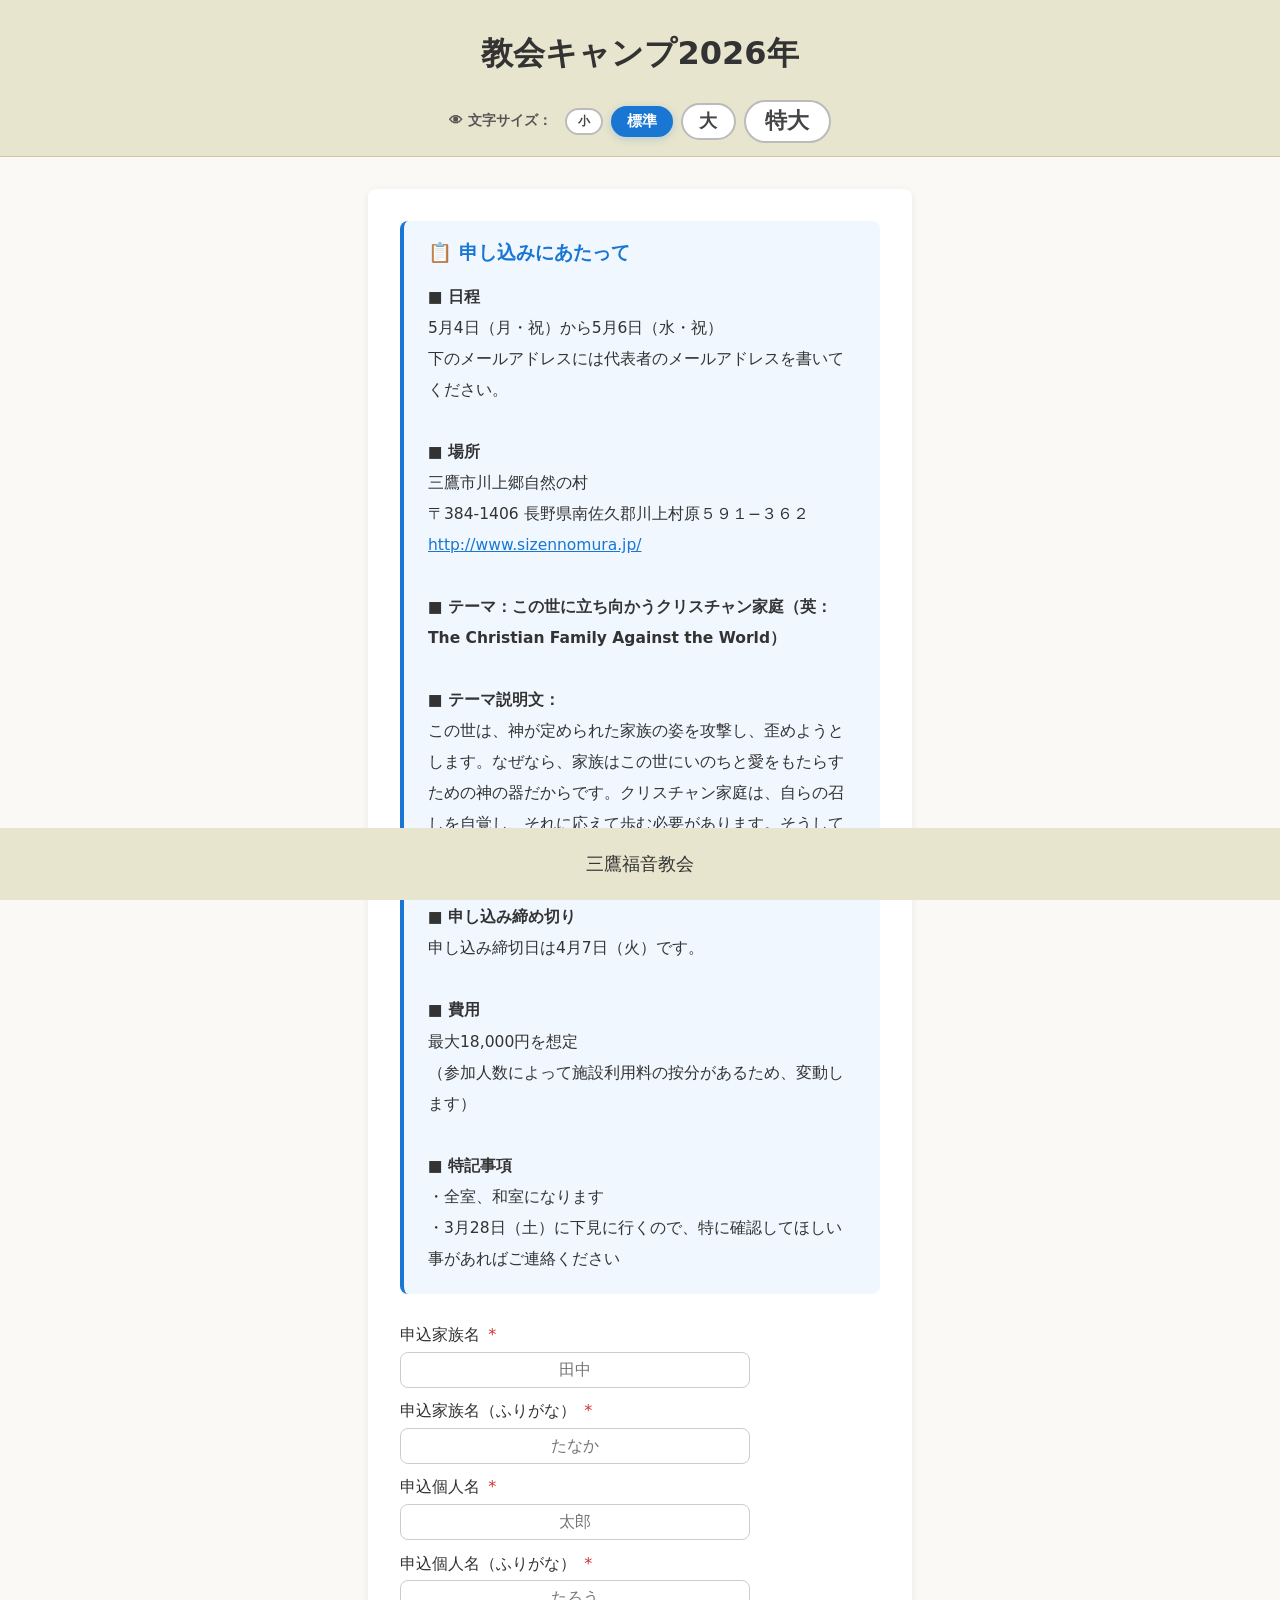
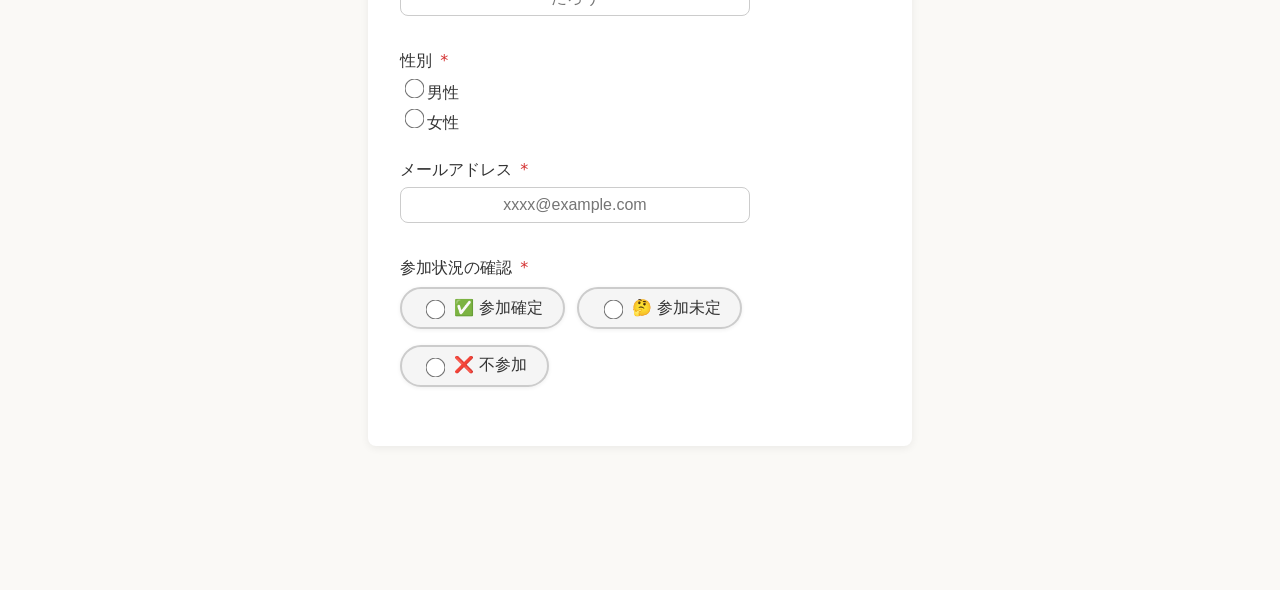
<file: index.html>
<!DOCTYPE html>
<html lang="ja">

<head>
    <meta charset="utf-8">
    <meta name="viewport" content="width=device-width, initial-scale=1">
    <title>教会キャンプ申し込みフォーム</title>
    <style>
    :root {
    --main-bg: #e8e5ce;
    --main-color: #333;
    --accent: #1976d2;
    --border-radius: 8px;
    --base-font-size: 16px;
}

/* フォントサイズ切替 */
html { font-size: var(--base-font-size); }
html.font-small  { --base-font-size: 13px; }
html.font-medium { --base-font-size: 16px; }
html.font-large  { --base-font-size: 20px; }
html.font-xlarge { --base-font-size: 24px; }

body {
    margin: 0;
    font-family: system-ui, sans-serif;
    background: #faf9f6;
    color: var(--main-color);
    font-size: 1rem;
}

header {
    background: var(--main-bg);
    padding: 2rem 0 1rem;
    text-align: center;
    font-size: 2rem;
    font-weight: bold;
    margin-bottom: 0;
}

/* ── フォントサイズ切替バー ── */
.font-size-bar {
    background: var(--main-bg);
    padding: 0.5rem 1rem 0.8rem;
    display: flex;
    justify-content: center;
    align-items: center;
    gap: 0.5rem;
    flex-wrap: wrap;
    border-bottom: 1px solid #ccc8a0;
    margin-bottom: 2rem;
}

.font-size-bar span {
    font-size: 0.85rem;
    font-weight: 600;
    color: #555;
    margin-right: 0.3rem;
}

.font-btn {
    border: 2px solid #bbb;
    background: #fff;
    border-radius: 2em;
    padding: 0.3em 0.9em;
    cursor: pointer;
    font-weight: 700;
    color: #444;
    transition: all 0.15s;
    line-height: 1.2;
}

.font-btn:hover {
    border-color: var(--accent);
    background: #e3f0fd;
    color: var(--accent);
}

.font-btn.active {
    background: var(--accent);
    border-color: var(--accent);
    color: #fff;
    box-shadow: 0 2px 8px #1976d240;
}

.font-btn.size-s  { font-size: 0.78rem; }
.font-btn.size-m  { font-size: 0.95rem; }
.font-btn.size-l  { font-size: 1.15rem; }
.font-btn.size-xl { font-size: 1.35rem; }

main {
    display: flex;
    justify-content: center;
    align-items: flex-start;
    min-height: 80vh;
    margin-bottom: 4rem;
}

.side {
    flex: 1 1 0;
}

.center {
    flex: 0 1 480px;
    background: #fff;
    border-radius: var(--border-radius);
    box-shadow: 0 2px 8px #0001;
    padding: 2rem 2.5vw;
    margin: 0 1vw;
}

form {
    margin-bottom: 1.5rem;
}

label {
    display: block;
    margin-bottom: 0.2em;
    font-weight: 500;
    font-size: 1rem;
}

input[type="text"],
input[type="email"],
input[type="tel"],
input[type="number"],
input[type="date"],
select {
    width: 90%;
    max-width: 350px;
    padding: 0.5em;
    font-size: 1rem;
    border: 1px solid #ccc;
    border-radius: var(--border-radius);
    margin-bottom: 0.7em;
    box-sizing: border-box;
    text-align: center;
}

#age {
    width: 60px;
    min-width: 0;
    max-width: 80px;
}

/* 申込種別ラジオボタンをカード風に */
.entry-radio-group {
    display: flex;
    justify-content: center;
    gap: 1.2em;
    margin-bottom: 1.2em;
    font-size: 0.95em;
    flex-wrap: wrap;
}

.entry-radio {
    display: flex;
    align-items: center;
    background: #f5f5f5;
    border: 2px solid #ccc;
    border-radius: 1.5em;
    padding: 0.4em 1em;
    font-size: 0.98em;
    font-weight: 500;
    cursor: pointer;
    transition: border 0.2s, background 0.2s, color 0.2s;
    box-shadow: 0 1px 4px #0001;
}

.entry-radio span {
    font-size: 0.97em;
}

.entry-radio input[type="radio"] {
    accent-color: var(--accent);
    margin-right: 0.5em;
}

.entry-radio:hover,
.entry-radio input[type="radio"]:focus+span {
    border-color: var(--accent);
    background: #e3f0fd;
}

.entry-radio input[type="radio"]:checked+span {
    color: var(--accent);
    font-weight: bold;
    border-color: var(--accent);
}

.required {
    color: #d32f2f;
    margin-left: 0.2em;
}

.large-object {
    transform: scale(1.3);
    margin: 0 0.3em;
}

.partialFields, #partialFields, #partialFields2, #partialFields3 {
    display: none;
    margin-top: 1em;
    padding: 1em;
    border: 1px solid #ccc;
    border-radius: var(--border-radius);
    background: #f7f6f2;
}

table {
    border-collapse: collapse;
    margin: 1em auto 0 auto;
    width: 100%;
    max-width: 400px;
    background: #fff;
    border-radius: var(--border-radius);
    overflow: hidden;
}

th,
td {
    padding: 0.5em 0.7em;
    text-align: center;
    border-bottom: 1px solid #eee;
    font-size: 1rem;
}

th {
    background: var(--main-bg);
    font-weight: 600;
}

tr:last-child td {
    border-bottom: none;
}

.footer {
    background: var(--main-bg);
    padding: 1.5rem 0;
    text-align: center;
    font-size: 1.1rem;
    position: fixed;
    width: 100vw;
    left: 0;
    bottom: 0;
    z-index: 10;
}

.modern-btn {
    display: inline-flex;
    align-items: center;
    gap: 0.5em;
    background: linear-gradient(90deg, #1976d2 60%, #42a5f5 100%);
    color: #fff;
    border: none;
    border-radius: 2em;
    padding: 0.7em 1.7em;
    font-size: 1.08em;
    font-weight: 600;
    box-shadow: 0 2px 8px #1976d230;
    cursor: pointer;
    transition: background 0.2s, box-shadow 0.2s, transform 0.1s;
    outline: none;
}

.modern-btn:hover,
.modern-btn:focus {
    background: linear-gradient(90deg, #1565c0 60%, #1976d2 100%);
    box-shadow: 0 4px 16px #1976d250;
    transform: translateY(-2px) scale(1.04);
}

.modern-btn svg {
    width: 1.2em;
    height: 1.2em;
    vertical-align: middle;
    fill: currentColor;
}

/* ── 参加状況ラジオ ── */
.attendance-radio-group {
    display: flex;
    flex-wrap: wrap;
    gap: 0.8em;
    margin-top: 0.5em;
    margin-bottom: 0.5em;
}

.attendance-radio {
    display: flex;
    align-items: center;
    border: 2px solid #ccc;
    border-radius: 1.5em;
    padding: 0.5em 1.2em;
    font-size: 1rem;
    font-weight: 500;
    cursor: pointer;
    transition: all 0.15s;
    background: #f5f5f5;
    box-shadow: 0 1px 4px #0001;
    gap: 0.4em;
}

.attendance-radio input[type="radio"] {
    accent-color: var(--accent);
}

.attendance-confirmed:has(input:checked) {
    background: #e8f5e9;
    border-color: #388e3c;
    color: #256029;
}
.attendance-undecided:has(input:checked) {
    background: #fff8e1;
    border-color: #f9a825;
    color: #7a5c00;
}
.attendance-absent:has(input:checked) {
    background: #ffebee;
    border-color: #d32f2f;
    color: #b71c1c;
}

.attendance-radio:hover {
    border-color: var(--accent);
    background: #e3f0fd;
}

/* 参加確定以外のメッセージボックス */
#attendanceMessage.msg-undecided {
    background: #fff8e1;
    border: 1.5px solid #f9a825;
    color: #7a5c00;
}
#attendanceMessage.msg-absent {
    background: #ffebee;
    border: 1.5px solid #d32f2f;
    color: #b71c1c;
}

/* 幼児オプション */
#childOptions {
    margin-top: 12px;
    padding: 12px;
    border: 1px solid #ccc;
    border-radius: 6px;
    background: #f0f7ff;
}
#childOptions p {
    font-size: 1rem;
}
#childOptions label {
    font-size: 1rem;
}

@media (max-width: 700px) {
    main {
        flex-direction: column;
        align-items: stretch;
    }

    .side {
        display: none;
    }

    .center {
        margin: 0;
        border-radius: 0;
        box-shadow: none;
    }

    .footer {
        font-size: 1rem;
    }

    .font-size-bar {
        gap: 0.4rem;
    }
}

body {
    padding-bottom: 5rem;
}

#dynamicMealTable,
#allJoinMealTable {
    overflow-x: auto;
    -webkit-overflow-scrolling: touch;
}
#dynamicMealTable table,
#allJoinMealTable table {
    min-width: 420px;
}

.partialFields > div {
    overflow-x: auto;
    -webkit-overflow-scrolling: touch;
}
.partialFields table {
    min-width: 320px;
}

.center input[type="radio"] {
    width: 1.4em;
    height: 1.4em;
    transform: scale(1.05);
}

@media (max-width: 700px) {
    input[type="text"],
    input[type="email"],
    input[type="number"],
    input[type="date"],
    select {
        width: 100%;
        max-width: 100%;
    }

    .modern-btn {
        width: 100%;
        justify-content: center;
    }

    table {
        font-size: 0.95em;
    }

    th, td {
        padding: 0.45em 0.6em;
    }
}

table th, table td {
    white-space: nowrap;
}

.center label[for] {
    padding: 0.15em 0;
}
    </style>
</head>

<body>
    <header>教会キャンプ2026年</header>

    <!-- ── フォントサイズ切替バー ── -->
    <div class="font-size-bar" role="group" aria-label="文字サイズ切替">
        <span>👁 文字サイズ：</span>
        <button class="font-btn size-s" onclick="setFontSize('small')"  id="fs-small">小</button>
        <button class="font-btn size-m active" onclick="setFontSize('medium')" id="fs-medium">標準</button>
        <button class="font-btn size-l" onclick="setFontSize('large')"  id="fs-large">大</button>
        <button class="font-btn size-xl" onclick="setFontSize('xlarge')" id="fs-xlarge">特大</button>
    </div>

    <main>
        <div class="side">
        </div>
        <section class="center">
            <!-- ── 申し込み説明 ── -->
            <div style="background:#f0f7ff; border-left:4px solid #1976d2; border-radius:8px; padding:1.2rem 1.5rem; margin-bottom:1.8rem;">
                <h2 style="color:#1976d2; margin-top:0; font-size:1.2rem;">📋 申し込みにあたって</h2>
                <p style="margin:0; line-height:2; font-size:0.97rem;">
                    <strong>■ 日程</strong><br>
                    5月4日（月・祝）から5月6日（水・祝）<br>
                    下のメールアドレスには代表者のメールアドレスを書いてください。<br><br>
                    <strong>■ 場所</strong><br>
                    三鷹市川上郷自然の村<br>
                    〒384-1406 長野県南佐久郡川上村原５９１−３６２<br>
                    <a href="http://www.sizennomura.jp/" target="_blank" style="color:#1976d2;">http://www.sizennomura.jp/</a><br><br>
                    <strong>■ テーマ：この世に立ち向かうクリスチャン家庭（英：The Christian Family Against the World）</strong><br><br>

                    <strong>■ テーマ説明文：</strong><br>
                    この世は、神が定められた家族の姿を攻撃し、歪めようとします。なぜなら、家族はこの世にいのちと愛をもたらすための神の器だからです。クリスチャン家庭は、自らの召しを自覚し、それに応えて歩む必要があります。そうしてこそ、この世に飲み込まれることなく、主のためにそれに打ち勝つことができるのです。<br>
                    <strong>■ 申し込み締め切り</strong><br>
                    申し込み締切日は4月7日（火）です。<br><br>
                    <strong>■ 費用</strong><br>
                    最大18,000円を想定<br>
                    （参加人数によって施設利用料の按分があるため、変動します）<br><br>
                    <strong>■ 特記事項</strong><br>
                    ・全室、和室になります<br>
                    ・3月28日（土）に下見に行くので、特に確認してほしい事があればご連絡ください
                </p>
            </div>

            <form autocomplete="on">
                <label for="family-name">申込家族名
                    <span class="required">*</span>
                </label>
                <input type="text" id="family-name" name="family-name" maxlength="50" placeholder="田中" required>
                <label for="family-kana">申込家族名（ふりがな）
                    <span class="required">*</span>
                </label>
                <input type="text" id="family-kana" name="family-kana" maxlength="50" placeholder="たなか" required>
                <label for="first-name">申込個人名
                    <span class="required">*</span>
                </label>
                <input type="text" id="first-name" name="first-name" maxlength="50" placeholder="太郎" required>
                <label for="first-kana">申込個人名（ふりがな）
                    <span class="required">*</span>
                </label>
                <input type="text" id="first-kana" name="first-kana" maxlength="50" placeholder="たろう" required>
            </form>
            <form>
                <label>性別
                    <span class="required">*</span>
                </label>
                <label>
                    <input type="radio" name="gender" value="male" required>男性</label>
                <label>
                    <input type="radio" name="gender" value="female">女性</label>
            </form>
            <form autocomplete="on">
                <label for="email-address">メールアドレス
                    <span class="required">*</span>
                </label>
                <input type="email" id="email-address" name="email-address" placeholder="xxxx@example.com" required>
            </form>

            <!-- ── 参加状況確認 ── -->
            <form id="attendanceForm">
                <label>参加状況の確認
                    <span class="required">*</span>
                </label>
                <div class="attendance-radio-group">
                    <label class="attendance-radio attendance-confirmed">
                        <input type="radio" name="attendance" value="confirmed" onchange="updateAttendance()">
                        <span>✅ 参加確定</span>
                    </label>
                    <label class="attendance-radio attendance-undecided">
                        <input type="radio" name="attendance" value="undecided" onchange="updateAttendance()">
                        <span>🤔 参加未定</span>
                    </label>
                    <label class="attendance-radio attendance-absent">
                        <input type="radio" name="attendance" value="absent" onchange="updateAttendance()">
                        <span>❌ 不参加</span>
                    </label>
                </div>
            </form>

            <!-- 参加確定でない場合の送信ボタン -->
            <div id="earlySubmitSection" style="display:none;">
                <div id="attendanceMessage" style="padding:1em; border-radius:8px; margin-bottom:1em; text-align:center; font-weight:bold;"></div>
                <button type="button" onclick="nextpage()" class="modern-btn" style="width:100%;font-size:1.15em;">
                    <svg viewbox="0 0 20 20"><path d="M2 10l16-7-7 16-2-7-7-2z" fill="white"></path></svg>
                    フォームを送信する
                </button>
            </div>

            <!-- 参加確定の場合のみ表示される残りの質問 -->
            <div id="confirmedOnlySection" style="display:none;">
            <form>
                <label for="age">年齢
                    <span class="required">*</span>
                </label>
                <input type="number" name="age" id="age" min="0" max="120" placeholder="26" required>
                <div style="font-size:0.9rem; color:#666; margin-top:0.2em; margin-bottom:0.5em;">※キャンプ開始時（2026年5月4日）の年齢を入力してください</div>
            </form>
            <form>
                <label>年齢区分
                    <span class="required">*</span>
                </label>
                <label>
                    <input type="radio" name="ageGroup" value="child" required onclick="toggleChildOptions(true)">幼児
                </label>
                <label>
                    <input type="radio" name="ageGroup" value="youth" onclick="toggleChildOptions(false)">小学生
                </label>
                <label>
                    <input type="radio" name="ageGroup" value="adult" checked onclick="toggleChildOptions(false)">大人
                </label>

                <!-- 幼児用追加質問 -->
                <div id="childOptions" style="display:none;">
                    <p style="font-weight: bold; margin-bottom: 8px;">🍼 幼児向けオプション</p>
                    <label style="display: block; margin-bottom: 6px;">
                        <input type="checkbox" name="childBedding" value="yes">
                        幼児用の寝具を申し込む
                    </label>
                    <label style="display: block;">
                        <input type="checkbox" name="childMeal" value="yes">
                        幼児用の食事を申し込む
                    </label>
                </div>
            </form>
            <form autocomplete="on">
                <label for="phone-number">電話番号
                    <span class="required">*</span>
                </label>
                <input type="tel" id="phone-number" name="phone-number" placeholder="09012345678" pattern="\d{10,11}" required>
            </form>
            <form autocomplete="on">
                <label for="zipcode">郵便番号
                    <span class="required">*</span>
                </label>
                <input type="text" id="zipcode" name="zipcode" placeholder="1800013" pattern="\d{7}" required>
                <label for="address">住所
                    <span class="required">*</span>
                </label>
                <input type="text" id="address" name="address" placeholder="東京都武蔵野市西久保" required>
                <label for="addressNum">番地
                    <span class="required">*</span>
                </label>
                <input type="text" id="addressNum" name="addressNum" placeholder="1-12-2" required>
                <label for="GOBACK">参加状況を教えてください
                    <span class="required">*</span>
                </label>
                <select name="GOBACK" id="GOBACK" required>
                    <option value="All" selected>全参加</option>
                    <option value="MiddleCameBack">部分参加</option>
                </select>
            </form>
            <form>
                <div id="partialFields">
                    <label for="startDate">参加日
                        <span class="required">*</span>
                    </label>
                    <select id="startDate" name="startDate" required>
                        <option value="2026-05-04" selected>5月4日（月・祝）</option>
                        <option value="2026-05-05">5月5日（火・祝）</option>
                        <option value="2026-05-06">5月6日（水・祝）</option>
                    </select>
                    <label id="first-meal-label" for="first-meal">到着時間を教えてください
                        <span class="required">*</span>
                    </label>
                    <select name="first-meal" id="first-meal" required>
                    </select>
                    <label for="endDate">帰宅日
                        <span class="required">*</span>
                    </label>
                    <select id="endDate" name="endDate" required>
                        <option value="2026-05-04">5月4日（月・祝）</option>
                        <option value="2026-05-05">5月5日（火・祝）</option>
                        <option value="2026-05-06" selected>5月6日（水・祝）</option>
                    </select>
                    <label id="last-meal-label" for="last-meal">帰宅時間を教えてください
                        <span class="required">*</span>
                    </label>
                    <select name="last-meal" id="last-meal" required>
                    </select>
                    <div id="whichFoodStay">
                        <p>どの食事を申し込みますか？
                            <span class="required">*</span>
                        </p>
                        <div id="dynamicMealTable">
                        </div>
                    </div>
                </div>
                <div id="partialFields2">
                    <p style="text-align:center; font-weight:bold; color:var(--accent);">キャンプ期間：2026年5月4日 昼食前 〜 2026年5月6日 昼食後</p>
                    <form id="allJoinFoodStay">
                        <div id="allJoinMealTable">
                        </div>
                    </form>
                </div>
                <div id="entryTypeGroup" class="entry-radio-group">
                    <label class="entry-radio">
                        <input type="radio" name="entryType" id="radio-new" value="new" checked>
                        <span>新規申し込み</span>
                    </label>
                    <label class="entry-radio">
                        <input type="radio" name="entryType" id="radio-edit" value="edit">
                        <span>申し込み変更</span>
                    </label>
                    <label class="entry-radio">
                        <input type="radio" name="entryType" id="radio-cancel" value="cancel">
                        <span>全キャンセル</span>
                    </label>
                </div>
                <div id="partialFields3" style="display:none; margin:1em 0;">
                    <p>同上の参加日数の申込者を増やしますか？</p>
                    <button type="button" onclick="addpeople()" value="AddPeople" class="modern-btn" style="margin-bottom:0.5em;">
                        <svg viewbox="0 0 20 20">
                            <circle cx="10" cy="10" r="9" stroke="white" stroke-width="2" fill="none"></circle>
                            <line x1="10" y1="5" x2="10" y2="15" stroke="white" stroke-width="2"></line>
                            <line x1="5" y1="10" x2="15" y2="10" stroke="white" stroke-width="2"></line>
                        </svg>申込者を増やす</button>
                    <button type="button" onclick="rempeople()" value="RemPeople" class="modern-btn" style="background:linear-gradient(90deg,#d32f2f 60%,#ff5252 100%);margin-left:0.7em;margin-bottom:0.5em;">
                        <svg viewbox="0 0 20 20">
                            <circle cx="10" cy="10" r="9" stroke="white" stroke-width="2" fill="none"></circle>
                            <line x1="5" y1="10" x2="15" y2="10" stroke="white" stroke-width="2"></line>
                        </svg>申込者を減らす</button>
                </div>
                <!-- extra applicants will be generated here by JS -->
                <div id="extraApplicants">
                </div>
                <label for="Allergy">アレルギー（可能な限り対応させていただきます）</label>
                <input type="text" id="Allergy" name="Allergy" maxlength="200" placeholder="例：卵、乳、小麦アレルギー">
                <label for="Others">その他</label>
                <p>その他宿泊の希望内容があればご記入ください（※ご希望に添いかねる場合もありますので、あらかじめご了承ください）</p>
                <input type="text" id="Others" name="Others" maxlength="200" placeholder="その他連絡事項など">
                <br>
            </form>
            <button type="button" onclick="nextpage()" value="nextpage" class="modern-btn" style="width:100%;margin-top:1.5em;font-size:1.15em;">
                <svg viewbox="0 0 20 20">
                    <path d="M2 10l16-7-7 16-2-7-7-2z" fill="white"></path>
                </svg>次へ進む</button>
            </div><!-- /confirmedOnlySection -->
        </section>
        <div class="side">
        </div>
    </main>
    <footer class="footer">三鷹福音教会</footer>
    <script>
    'use strict';

// ── フォントサイズ切替 ──
const fontSizes = ['small', 'medium', 'large', 'xlarge'];
function setFontSize(size) {
    const html = document.documentElement;
    fontSizes.forEach(s => html.classList.remove('font-' + s));
    html.classList.add('font-' + size);
    fontSizes.forEach(s => {
        const btn = document.getElementById('fs-' + s);
        if (btn) btn.classList.toggle('active', s === size);
    });
    try { localStorage.setItem('campFormFontSize', size); } catch(e) {}
}
// ページ読み込み時に保存済みサイズを復元
(function() {
    try {
        const saved = localStorage.getItem('campFormFontSize');
        if (saved && fontSizes.includes(saved)) setFontSize(saved);
    } catch(e) {}
})();

// ── 参加状況切替 ──
function updateAttendance() {
    const val = document.querySelector('input[name="attendance"]:checked')?.value;
    const confirmedSection = document.getElementById('confirmedOnlySection');
    const earlySubmit = document.getElementById('earlySubmitSection');
    const msgBox = document.getElementById('attendanceMessage');

    if (val === 'confirmed') {
        confirmedSection.style.display = 'block';
        earlySubmit.style.display = 'none';
    } else if (val === 'undecided') {
        confirmedSection.style.display = 'none';
        earlySubmit.style.display = 'block';
        msgBox.className = 'msg-undecided';
        msgBox.textContent = '🤔 参加未定として送信します。確定しましたら再度ご連絡ください。';
    } else if (val === 'absent') {
        confirmedSection.style.display = 'none';
        earlySubmit.style.display = 'block';
        msgBox.className = 'msg-absent';
        msgBox.textContent = '❌ 不参加として送信します。またの機会にぜひご参加ください。';
    } else {
        confirmedSection.style.display = 'none';
        earlySubmit.style.display = 'none';
    }
}

// 郵便番号→住所自動入力
const fetchAddress = zipCode => {
    if (zipCode.length === 7) {
        fetch(`https://api.zipaddress.net/?zipcode=${zipCode}`, { mode: 'cors' })
            .then(res => res.json())
            .then(data => {
                document.getElementById('address').value = data.code === 200 ? data.data.fullAddress : '住所が見つかりません';
            });
    }
};
document.getElementById('zipcode').addEventListener('input', e => fetchAddress(e.target.value));

function toggleChildOptions(show) {
    document.getElementById('childOptions').style.display = show ? 'block' : 'none';
    if (!show) {
        document.querySelector('[name="childBedding"]').checked = false;
        document.querySelector('[name="childMeal"]').checked = false;
    }
}

// render applicant blocks dynamically (5..15) — GASは first-name5〜 を参照
function renderExtraApplicants(start = 5, end = 15) {
    const container = document.getElementById('extraApplicants');
    if (!container) return;
    let html = '';
    for (let i = start; i <= end; i++) {
        html += `
            <div id="partialFields${i}" class="partialFields" style="display:none; margin:1em 0;">
                <label for="first-name${i}">申込個人名<span class="required">*</span></label>
                <input type="text" id="first-name${i}" name="first-name${i}" maxlength="50" placeholder="太郎" required>
                <label for="first-kana${i}">申込個人名（ふりがな）<span class="required">*</span></label>
                <input type="text" id="first-kana${i}" name="first-kana${i}" maxlength="50" placeholder="たろう" required>
                <label>性別<span class="required">*</span></label>
                <label><input type="radio" name="gender${i}" value="male" required> 男性</label>
                <label><input type="radio" name="gender${i}" value="female"> 女性</label>
                <label for="phone-number${i}">電話番号<span class="required">*</span></label>
                <input type="tel" id="phone-number${i}" name="phone-number${i}" maxlength="15" placeholder="090-1234-5678" required>
                <label for="age${i}">年齢<span class="required">*</span></label>
                <input type="number" name="age${i}" id="age${i}" min="0" max="120" placeholder="30" required>
                <div style="font-size:0.9rem; color:#666; margin-top:0.2em; margin-bottom:0.5em;">※キャンプ開始時（2026年5月4日）の年齢を入力してください</div>
                <label>年齢区分<span class="required">*</span></label>
                <label><input type="radio" name="ageGroup${i}" value="child" required onchange="toggleChildOptions${i}(true)"> 幼児</label>
                <label><input type="radio" name="ageGroup${i}" value="youth" onchange="toggleChildOptions${i}(false)"> 小学生</label>
                <label><input type="radio" name="ageGroup${i}" value="adult" checked onchange="toggleChildOptions${i}(false)"> 大人</label>
                <div id="childOptions${i}" style="display:none; margin-top:10px; padding:12px; border:1px solid #ccc; border-radius:6px; background:#f0f7ff;">
                    <p style="font-weight:bold; margin-bottom:8px;">🍼 幼児向けオプション</p>
                    <label style="display:block; margin-bottom:6px;">
                        <input type="checkbox" name="childBedding${i}" value="yes"> 幼児用の寝具を申し込む
                    </label>
                    <label style="display:block;">
                        <input type="checkbox" name="childMeal${i}" value="yes"> 幼児用の食事を申し込む
                    </label>
                </div>
                <div style="margin-top:1em;">
                    <table style="width:auto; margin:0.5em 0; border-collapse:collapse;">
                        <thead>
                            <tr>
                                <th></th>
                                <th>〇申し込む</th>
                                <th>×申し込まない</th>
                            </tr>
                        </thead>
                        <tbody>
                            <tr>
                                <td>朝食</td>
                                <td><input type="radio" name="breakfast${i}" value="yes" checked></td>
                                <td><input type="radio" name="breakfast${i}" value="no"></td>
                            </tr>
                            <tr>
                                <td>昼食</td>
                                <td><input type="radio" name="lunch${i}" value="yes" checked></td>
                                <td><input type="radio" name="lunch${i}" value="no"></td>
                            </tr>
                            <tr>
                                <td>夕食</td>
                                <td><input type="radio" name="dinner${i}" value="yes" checked></td>
                                <td><input type="radio" name="dinner${i}" value="no"></td>
                            </tr>
                        </tbody>
                    </table>
                </div>
            </div>
        `;
    }
    container.innerHTML = html;

    // 各申込者ブロックに幼児オプション切替関数を動的生成
    for (let i = start; i <= end; i++) {
        window[`toggleChildOptions${i}`] = function(show) {
            const el = document.getElementById(`childOptions${i}`);
            if (!el) return;
            el.style.display = show ? 'block' : 'none';
            if (!show) {
                const bed = document.querySelector(`[name="childBedding${i}"]`);
                const mel = document.querySelector(`[name="childMeal${i}"]`);
                if (bed) bed.checked = false;
                if (mel) mel.checked = false;
            }
        };
    }
}

// 参加状況切替
const toggleFields = () => {
    const selectValue = document.getElementById('GOBACK').value;
    const partialFields = document.getElementById('partialFields');
    const partialFields2 = document.getElementById('partialFields2');
    if (selectValue === 'MiddleCameBack') {
        partialFields.style.display = 'block';
        partialFields2.style.display = 'none';
    } else if (selectValue === 'All') {
        partialFields2.style.display = 'block';
        partialFields.style.display = 'none';
    } else {
        partialFields.style.display = 'none';
        partialFields2.style.display = 'none';
    }
};
document.getElementById('GOBACK').addEventListener('change', toggleFields);

// ラジオボタンで下のフォーム表示/非表示切り替え
function updateEntryType() {
    const type = document.querySelector('input[name="entryType"]:checked').value;
    const goback = document.getElementById('GOBACK');
    const gobackLabel = document.querySelector('label[for="GOBACK"]');
    const partialFields = document.getElementById('partialFields');
    const partialFields2 = document.getElementById('partialFields2');
    if (type === 'cancel') {
        goback.style.display = 'none';
        if (gobackLabel) gobackLabel.style.display = 'none';
        partialFields.style.display = 'none';
        partialFields2.style.display = 'none';
        document.getElementById('partialFields3').style.display = 'none';
        document.getElementById('partialFields4').style.display = 'none';
    } else {
        goback.style.display = '';
        if (gobackLabel) gobackLabel.style.display = '';
        if (type === 'new') {
            document.getElementById('partialFields3').style.display = 'block';
        } else {
            document.getElementById('partialFields3').style.display = 'none';
            document.getElementById('partialFields4').style.display = 'none';
        }
        if (goback.value === 'MiddleCameBack') {
            partialFields.style.display = 'block';
            partialFields2.style.display = 'none';
        } else if (goback.value === 'All') {
            partialFields2.style.display = 'block';
            partialFields.style.display = 'none';
        } else {
            partialFields.style.display = 'none';
            partialFields2.style.display = 'none';
        }
    }
}
document.getElementById('entryTypeGroup').addEventListener('change', updateEntryType);
window.addEventListener('DOMContentLoaded', updateEntryType);

// 部分参加 食事・宿泊テーブル生成（全日程表示・範囲外はグレーアウト＆選択不可）
const generateMealTable = () => {
    const start     = document.getElementById('startDate')?.value || '2026-05-04';
    const end       = document.getElementById('endDate')?.value   || '2026-05-06';
    const firstMeal = document.getElementById('first-meal')?.value || 'lunch';
    const lastMeal  = document.getElementById('last-meal')?.value  || 'brackfeast';

    // キャンプ全日程（固定）
    const allDays = [
        { str: '2026-05-04', label: '5/4', index: 1 },
        { str: '2026-05-05', label: '5/5', index: 2 },
        { str: '2026-05-06', label: '5/6', index: 3 },
    ];

    const mealDefs = [
        { key: '朝食', label: '朝食' },
        { key: '昼食', label: '昼食' },
        { key: '夕食', label: '夕食' },
        { key: '宿泊', label: '宿泊' },
    ];

    // ある食事が参加範囲内かどうか判定
    function isInRange(dayStr, mealKey) {
        // 宿泊は最終日（5/6）には存在しない
        if (dayStr === '2026-05-06' && mealKey === '宿泊') return false;

        // 参加日程の範囲外の日
        if (dayStr < start || dayStr > end) return false;

        const isStartDay = dayStr === start;
        const isEndDay   = dayStr === end;

        // 初日：到着時間より前の食事は範囲外
        if (isStartDay) {
            if (firstMeal === 'lunch'       && mealKey === '朝食') return false;
            if (firstMeal === 'dinner'      && (mealKey === '朝食' || mealKey === '昼食')) return false;
            if (firstMeal === 'afterdinner' && (mealKey === '朝食' || mealKey === '昼食' || mealKey === '夕食')) return false;
        }

        // 最終日：帰宅時間より後の食事は範囲外
        // lastMeal は「朝食後=brackfeast」「昼食後=lunch」「夕食後=dinner」
        if (isEndDay) {
            if (lastMeal === 'brackfeast' && (mealKey === '昼食' || mealKey === '夕食' || mealKey === '宿泊')) return false;
            if (lastMeal === 'lunch'      && (mealKey === '夕食' || mealKey === '宿泊')) return false;
            // dinner（夕食後）は宿泊のみ範囲外
            if (lastMeal === 'dinner'     &&  mealKey === '宿泊') return false;
        }

        return true;
    }

    let html = `<table><thead><tr>
        <th></th>
        <th>〇申し込む</th>
        <th>×申し込まない</th>
    </tr></thead><tbody>`;

    allDays.forEach(day => {
        mealDefs.forEach(meal => {
            // 5/6の宿泊は存在しないのでスキップ
            if (day.str === '2026-05-06' && meal.key === '宿泊') return;

            const inRange  = isInRange(day.str, meal.key);
            const nameAttr = `${meal.key}[${day.index}]`;
            const labelCell = meal.key === '宿泊'
                ? `<b>${day.label}${meal.label}</b>`
                : `${day.label}${meal.label}`;

            if (inRange) {
                // 範囲内：通常の選択可能ラジオ
                html += `<tr>
                    <td>${labelCell}</td>
                    <td><input type="radio" name="${nameAttr}" value="yes" class="large-object" checked></td>
                    <td><input type="radio" name="${nameAttr}" value="no"  class="large-object"></td>
                </tr>`;
            } else {
                // 範囲外：グレーアウト・選択不可・値はnoで隠しフィールドとして送信
                html += `<tr style="background:#f0f0f0; color:#aaa;">
                    <td style="color:#bbb;">${labelCell}</td>
                    <td><input type="radio" name="${nameAttr}" value="yes" class="large-object" disabled style="opacity:0.3;"></td>
                    <td><input type="radio" name="${nameAttr}" value="no"  class="large-object" disabled style="opacity:0.3;" checked></td>
                </tr>`;
            }
        });
    });

    html += '</tbody></table>';
    document.getElementById('dynamicMealTable').innerHTML = html;
};

// 全参加 食事・宿泊ラジオボタン生成
const generateAllJoinMealTable = () => {
    // GASの meal('朝食[1]') 等と一致させる
    // dayIndex: 1=5/4, 2=5/5, 3=5/6
    const days = [
        { label: '5/4', index: 1, meals: [
            { key: '昼食', label: '昼食' },
            { key: '夕食', label: '夕食' },
            { key: '宿泊', label: '宿泊' }
        ]},
        { label: '5/5', index: 2, meals: [
            { key: '朝食', label: '朝食' },
            { key: '昼食', label: '昼食' },
            { key: '夕食', label: '夕食' },
            { key: '宿泊', label: '宿泊' }
        ]},
        { label: '5/6', index: 3, meals: [
            { key: '朝食', label: '朝食' },
            { key: '昼食', label: '昼食' }
        ]},
    ];
    let html = '<table><thead><tr><th></th><th>〇申し込む</th><th>×申し込まない</th></tr></thead><tbody>';
    days.forEach(d => {
        d.meals.forEach(meal => {
            const labelCell = meal.key === '宿泊'
                ? `<b>${d.label}${meal.label}</b>`
                : `${d.label}${meal.label}`;
            // name属性を「朝食[1]」形式に統一（GASと一致）
            const nameAttr = `${meal.key}[${d.index}]`;
            html += `<tr><td>${labelCell}</td>` +
                `<td><input type="radio" name="${nameAttr}" value="yes" class="large-object" checked></td>` +
                `<td><input type="radio" name="${nameAttr}" value="no" class="large-object"></td></tr>`;
        });
    });
    html += '</tbody></table>';
    document.getElementById('allJoinMealTable').innerHTML = html;
};

// 到着・帰宅時間の選択肢を日付ごとに動的生成
function updateMealSelect(dateId, selectId) {
    // 到着時間（first-meal）：その日から何の食事の前に来るか
    const arrivalByDate = {
        '2026-05-04': [
            { value: 'lunch',      label: '昼食前' },
            { value: 'dinner',     label: '夕食前' },
            { value: 'afterdinner',label: '夕食後' }
        ],
        '2026-05-05': [
            { value: 'brackfeast', label: '朝食前' },
            { value: 'lunch',      label: '昼食前' },
            { value: 'dinner',     label: '夕食前' },
            { value: 'afterdinner',label: '夕食後' }
        ],
        '2026-05-06': [
            { value: 'brackfeast', label: '朝食前' },
            { value: 'lunch',      label: '昼食前' }
        ]
    };
    // 帰宅時間（last-meal）：その日の何の食事の後に帰るか
    const departureByDate = {
        '2026-05-04': [
            { value: 'brackfeast', label: '朝食後' },
            { value: 'lunch',      label: '昼食後' },
            { value: 'dinner',     label: '夕食後' }
        ],
        '2026-05-05': [
            { value: 'brackfeast', label: '朝食後' },
            { value: 'lunch',      label: '昼食後' },
            { value: 'dinner',     label: '夕食後' }
        ],
        '2026-05-06': [
            { value: 'brackfeast', label: '朝食後' },
            { value: 'lunch',      label: '昼食後' }
        ]
    };

    const date   = document.getElementById(dateId)?.value;
    const select = document.getElementById(selectId);
    if (!date || !select) return;

    const isLastMeal = selectId === 'last-meal';
    const opts = isLastMeal
        ? (departureByDate[date] || [])
        : (arrivalByDate[date]   || []);

    select.innerHTML = '';
    opts.forEach((opt, idx) => {
        const option = document.createElement('option');
        option.value = opt.value;
        option.textContent = opt.label;
        if (idx === 0) option.selected = true;
        select.appendChild(option);
    });
}

// イベント登録
window.addEventListener('DOMContentLoaded', () => {
    renderExtraApplicants(5, 15);
    updateMealSelect('startDate', 'first-meal');
    updateMealSelect('endDate', 'last-meal');
    generateMealTable();
    generateAllJoinMealTable();
    toggleFields();
    document.getElementById('startDate').addEventListener('change', () => {
        updateMealSelect('startDate', 'first-meal');
        generateMealTable();
    });
    document.getElementById('endDate').addEventListener('change', () => {
        updateMealSelect('endDate', 'last-meal');
        generateMealTable();
    });
    document.getElementById('first-meal').addEventListener('change', generateMealTable);
    document.getElementById('last-meal').addEventListener('change', generateMealTable);
});

function addpeople() {
    for (let i = 5; i <= 15; i++) {
        const el = document.getElementById('partialFields' + i);
        if (el && el.style.display === 'none') {
            el.style.display = 'block';
            break;
        }
    }
}

function rempeople() {
    for (let i = 15; i >= 5; i--) {
        const el = document.getElementById('partialFields' + i);
        if (el && el.style.display === 'block') {
            el.style.display = 'none';
            break;
        }
    }
}

// ── Google Apps Script への送信 ──
const SCRIPT_URL = 'https://script.google.com/macros/s/AKfycbxDitFETwAT9uNoRObWf8TngdZwLcbgRy9OtIMHtYabv9Elcov_dorJkwE0I4r9oK2r/exec';

// フォーム上の全inputを name: value の形で収集（GASがJSONを直接パース）
function collectFormData() {
    const data = {};
    document.querySelectorAll('input, select, textarea').forEach(el => {
        if (!el.name) return;
        if (el.type === 'radio') {
            if (el.checked) data[el.name] = el.value;
        } else if (el.type === 'checkbox') {
            if (el.checked) data[el.name] = el.value;
            else if (!(el.name in data)) data[el.name] = '';
        } else {
            data[el.name] = el.value;
        }
    });
    return data;
}

function showOverlay(msg, isError) {
    let overlay = document.getElementById('submitOverlay');
    if (!overlay) {
        overlay = document.createElement('div');
        overlay.id = 'submitOverlay';
        overlay.style.cssText = `
            position:fixed;inset:0;background:#0007;display:flex;
            align-items:center;justify-content:center;z-index:9999;`;
        document.body.appendChild(overlay);
    }
    overlay.innerHTML = `
        <div style="background:#fff;border-radius:12px;padding:2rem 2.5rem;max-width:360px;
                    text-align:center;box-shadow:0 4px 24px #0003;">
            <div style="font-size:2.5rem;margin-bottom:0.5rem;">${isError ? '❌' : '✅'}</div>
            <p style="font-size:1.1rem;font-weight:bold;margin:0 0 1rem;">${msg}</p>
            <button onclick="document.getElementById('submitOverlay').style.display='none'"
                class="modern-btn" style="margin:0 auto;">閉じる</button>
        </div>`;
    overlay.style.display = 'flex';
}

async function nextpage() {
    const attendance = document.querySelector('input[name="attendance"]:checked')?.value;
    if (!attendance) {
        alert('参加状況を選択してください。');
        return;
    }

    // ── 必須項目チェック（参加状況に関わらず全員必須） ──
    const familyName  = document.getElementById('family-name')?.value.trim();
    const familyKana  = document.getElementById('family-kana')?.value.trim();
    const firstName   = document.getElementById('first-name')?.value.trim();
    const firstKana   = document.getElementById('first-kana')?.value.trim();
    const gender      = document.querySelector('input[name="gender"]:checked')?.value;
    const email       = document.getElementById('email-address')?.value.trim();

    if (!familyName) { alert('申込家族名を入力してください。'); document.getElementById('family-name').focus(); return; }
    if (!familyKana) { alert('申込家族名（ふりがな）を入力してください。'); document.getElementById('family-kana').focus(); return; }
    if (!firstName)  { alert('申込個人名を入力してください。'); document.getElementById('first-name').focus(); return; }
    if (!firstKana)  { alert('申込個人名（ふりがな）を入力してください。'); document.getElementById('first-kana').focus(); return; }
    if (!gender)     { alert('性別を選択してください。'); return; }
    if (!email)      { alert('メールアドレスを入力してください。'); document.getElementById('email-address').focus(); return; }

    // ── 参加確定の場合のみ追加チェック ──
    if (attendance === 'confirmed') {
        const age         = document.getElementById('age')?.value.trim();
        const phone       = document.getElementById('phone-number')?.value.trim();
        const zipcode     = document.getElementById('zipcode')?.value.trim();
        const address     = document.getElementById('address')?.value.trim();
        const addressNum  = document.getElementById('addressNum')?.value.trim();
        const goback      = document.getElementById('GOBACK')?.value;

        if (!age)        { alert('年齢を入力してください。'); document.getElementById('age').focus(); return; }
        if (!phone)      { alert('電話番号を入力してください。'); document.getElementById('phone-number').focus(); return; }
        if (!zipcode)    { alert('郵便番号を入力してください。'); document.getElementById('zipcode').focus(); return; }
        if (!address)    { alert('住所を入力してください。'); document.getElementById('address').focus(); return; }
        if (!addressNum) { alert('番地を入力してください。'); document.getElementById('addressNum').focus(); return; }
        if (!goback || goback === 'none') { alert('参加状況を選択してください。'); document.getElementById('GOBACK').focus(); return; }

        // 部分参加の場合は参加日・帰宅日もチェック
        if (goback === 'MiddleCameBack') {
            const startDate = document.getElementById('startDate')?.value;
            const endDate   = document.getElementById('endDate')?.value;
            if (!startDate) { alert('参加日を入力してください。'); document.getElementById('startDate').focus(); return; }
            if (!endDate)   { alert('帰宅日を入力してください。'); document.getElementById('endDate').focus(); return; }
        }
    }

    const attendanceMap = { confirmed: '参加確定', undecided: '参加未定', absent: '不参加' };

    if (attendance === 'confirmed') {
        // 参加確定：全フィールドをURLパラメータに乗せてconfirmation.htmlへ遷移
        const raw = {};
        document.querySelectorAll('input, select, textarea').forEach(el => {
            if (!el.name) return;
            if (el.type === 'radio') {
                if (el.checked) raw[el.name] = el.value;
            } else if (el.type === 'checkbox') {
                if (el.checked) raw[el.name] = el.value;
                else if (!(el.name in raw)) raw[el.name] = '';
            } else {
                raw[el.name] = el.value;
            }
        });
        raw['attendance'] = 'confirmed';
        raw['attendance_label'] = '参加確定';
        const params = new URLSearchParams(raw).toString();
        window.location.href = 'confirmation.html?' + params;

    } else {
        // 参加未定・不参加：最小データをGASに送信してnotattending.htmlへ遷移
        const payload = {
            'family-name':      document.getElementById('family-name')?.value  || '',
            'family-kana':      document.getElementById('family-kana')?.value  || '',
            'first-name':       document.getElementById('first-name')?.value   || '',
            'first-kana':       document.getElementById('first-kana')?.value   || '',
            'gender':           document.querySelector('input[name="gender"]:checked')?.value || '',
            'email-address':    document.getElementById('email-address')?.value || '',
            'attendance':       attendance,
            'attendance_label': attendanceMap[attendance]
        };

        showOverlay('送信中です…<br><small>しばらくお待ちください</small>', false);

        try {
            await fetch(SCRIPT_URL, {
                method: 'POST',
                mode: 'no-cors',
                headers: { 'Content-Type': 'application/json' },
                body: JSON.stringify(payload)
            });
            const label = encodeURIComponent(attendanceMap[attendance]);
            const name  = encodeURIComponent(payload['first-name']);
            window.location.href = `notattending.html?attendance=${attendance}&name=${name}&label=${label}`;
        } catch (e) {
            showOverlay('送信に失敗しました。<br><small>通信環境を確認してもう一度お試しください。</small>', true);
        }
    }
}
    </script>
</body>

</html>
</file>
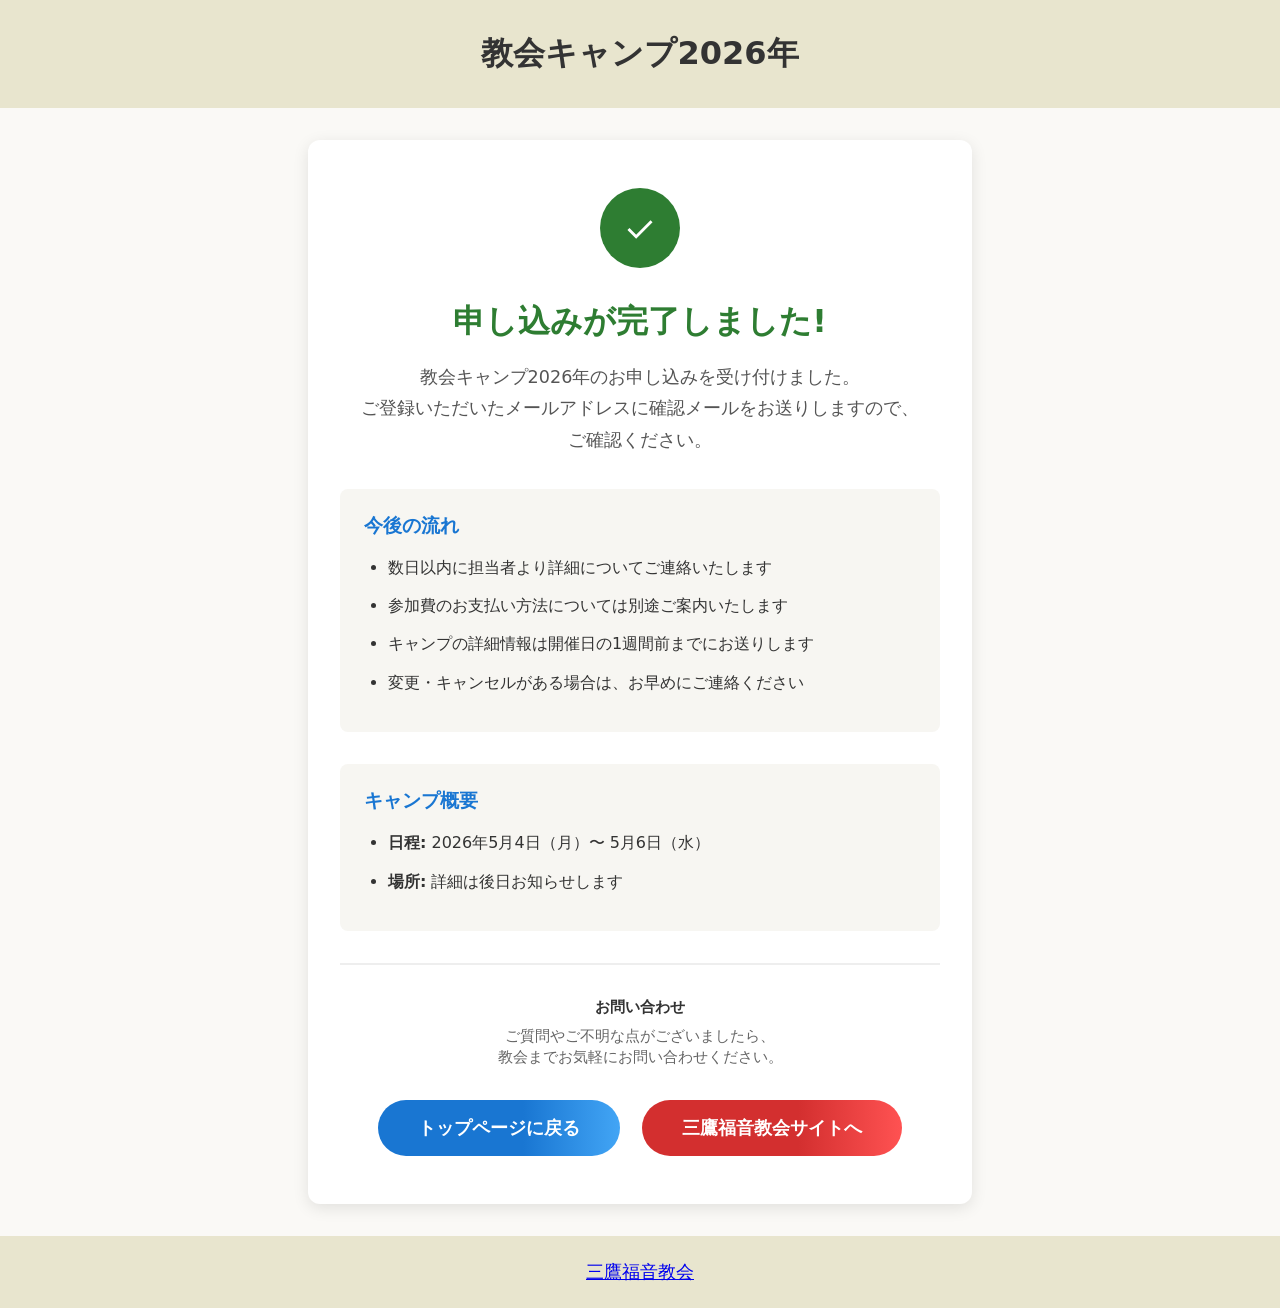
<file: complete.html>
<!DOCTYPE html>
<html lang="ja">
<head>
    <meta charset="UTF-8">
    <meta name="viewport" content="width=device-width, initial-scale=1.0">
    <title>申し込み完了 - 教会キャンプ2026</title>
    <style>
        :root {
            --main-bg: #e8e5ce;
            --main-color: #333;
            --accent: #1976d2;
            --success: #2e7d32;
        }
        
        body {
            margin: 0;
            font-family: system-ui, sans-serif;
            background: #faf9f6;
            color: var(--main-color);
            min-height: 100vh;
            display: flex;
            flex-direction: column;
        }
        
        header {
            background: var(--main-bg);
            padding: 2rem 0;
            text-align: center;
            font-size: 2rem;
            font-weight: bold;
        }
        
        main {
            flex: 1;
            display: flex;
            align-items: center;
            justify-content: center;
            padding: 2rem 1rem;
        }
        
        .complete-card {
            background: #fff;
            border-radius: 12px;
            box-shadow: 0 4px 16px rgba(0,0,0,0.1);
            padding: 3rem 2rem;
            max-width: 600px;
            width: 100%;
            text-align: center;
        }
        
        .checkmark {
            width: 80px;
            height: 80px;
            border-radius: 50%;
            background: var(--success);
            margin: 0 auto 2rem;
            display: flex;
            align-items: center;
            justify-content: center;
            animation: scaleIn 0.5s ease-out;
        }
        
        .checkmark svg {
            width: 50px;
            height: 50px;
            stroke: white;
            stroke-width: 3;
            fill: none;
            animation: drawCheck 0.8s ease-out 0.3s forwards;
            stroke-dasharray: 100;
            stroke-dashoffset: 100;
        }
        
        @keyframes scaleIn {
            from {
                transform: scale(0);
            }
            to {
                transform: scale(1);
            }
        }
        
        @keyframes drawCheck {
            to {
                stroke-dashoffset: 0;
            }
        }
        
        h1 {
            color: var(--success);
            font-size: 2rem;
            margin-bottom: 1rem;
        }
        
        .message {
            font-size: 1.1rem;
            line-height: 1.8;
            color: #555;
            margin-bottom: 2rem;
        }
        
        .info-box {
            background: #f7f6f2;
            border-radius: 8px;
            padding: 1.5rem;
            margin: 2rem 0;
            text-align: left;
        }
        
        .info-box h3 {
            color: var(--accent);
            margin-top: 0;
            margin-bottom: 1rem;
            font-size: 1.2rem;
        }
        
        .info-box ul {
            margin: 0;
            padding-left: 1.5rem;
        }
        
        .info-box li {
            margin-bottom: 0.8rem;
            line-height: 1.6;
        }
        
        .contact {
            margin-top: 2rem;
            padding-top: 2rem;
            border-top: 2px solid #eee;
            font-size: 0.95rem;
            color: #666;
        }
        
        .contact strong {
            color: var(--main-color);
            display: block;
            margin-bottom: 0.5rem;
        }
        
        .btn-home {
            display: inline-block;
            margin-top: 2rem;
            padding: 1rem 2.5rem;
            background: linear-gradient(90deg, #1976d2 60%, #42a5f5 100%);
            color: #fff;
            text-decoration: none;
            border-radius: 2rem;
            font-weight: 600;
            font-size: 1.1rem;
            transition: all 0.3s;
        }
        
        .btn-home:hover {
            background: linear-gradient(90deg, #1565c0 60%, #1976d2 100%);
            transform: translateY(-2px);
            box-shadow: 0 4px 12px rgba(25, 118, 210, 0.3);
        }
        
        .footer {
            background: var(--main-bg);
            padding: 1.5rem 0;
            text-align: center;
            font-size: 1.1rem;
        }
        
        @media (max-width: 700px) {
            .complete-card {
                padding: 2rem 1.5rem;
            }
            
            h1 {
                font-size: 1.6rem;
            }
            
            .message {
                font-size: 1rem;
            }
        }
    </style>
</head>
<body>
    <header>教会キャンプ2026年</header>
    
    <main>
        <div class="complete-card">
            <div class="checkmark">
                <svg viewBox="0 0 52 52">
                    <polyline points="14 27 22 35 38 19"/>
                </svg>
            </div>
            
            <h1>申し込みが完了しました!</h1>
            
            <p class="message">
                教会キャンプ2026年のお申し込みを受け付けました。<br>
                ご登録いただいたメールアドレスに確認メールをお送りしますので、<br>
                ご確認ください。
            </p>
            
            <div class="info-box">
                <h3>今後の流れ</h3>
                <ul>
                    <li>数日以内に担当者より詳細についてご連絡いたします</li>
                    <li>参加費のお支払い方法については別途ご案内いたします</li>
                    <li>キャンプの詳細情報は開催日の1週間前までにお送りします</li>
                    <li>変更・キャンセルがある場合は、お早めにご連絡ください</li>
                </ul>
            </div>
            
            <div class="info-box">
                <h3>キャンプ概要</h3>
                <ul>
                    <li><strong>日程:</strong> 2026年5月4日（月）〜 5月6日（水）</li>
                    <li><strong>場所:</strong> 詳細は後日お知らせします</li>
                </ul>
            </div>
            
            <div class="contact">
                <strong>お問い合わせ</strong>
                ご質問やご不明な点がございましたら、<br>
                教会までお気軽にお問い合わせください。
            </div>
            
            <a href="index.html" class="btn-home">トップページに戻る</a>
            <a href="https://www.mitakachurch.com/" class="btn-home" style="background: linear-gradient(90deg, #d32f2f 60%, #ff5252 100%); margin-left: 1rem;">三鷹福音教会サイトへ</a>
        </div>
    </main>
    
    <footer class="footer"><a href="https://www.mitakachurch.com/">三鷹福音教会</a></footer>
</body>
</html>
</file>
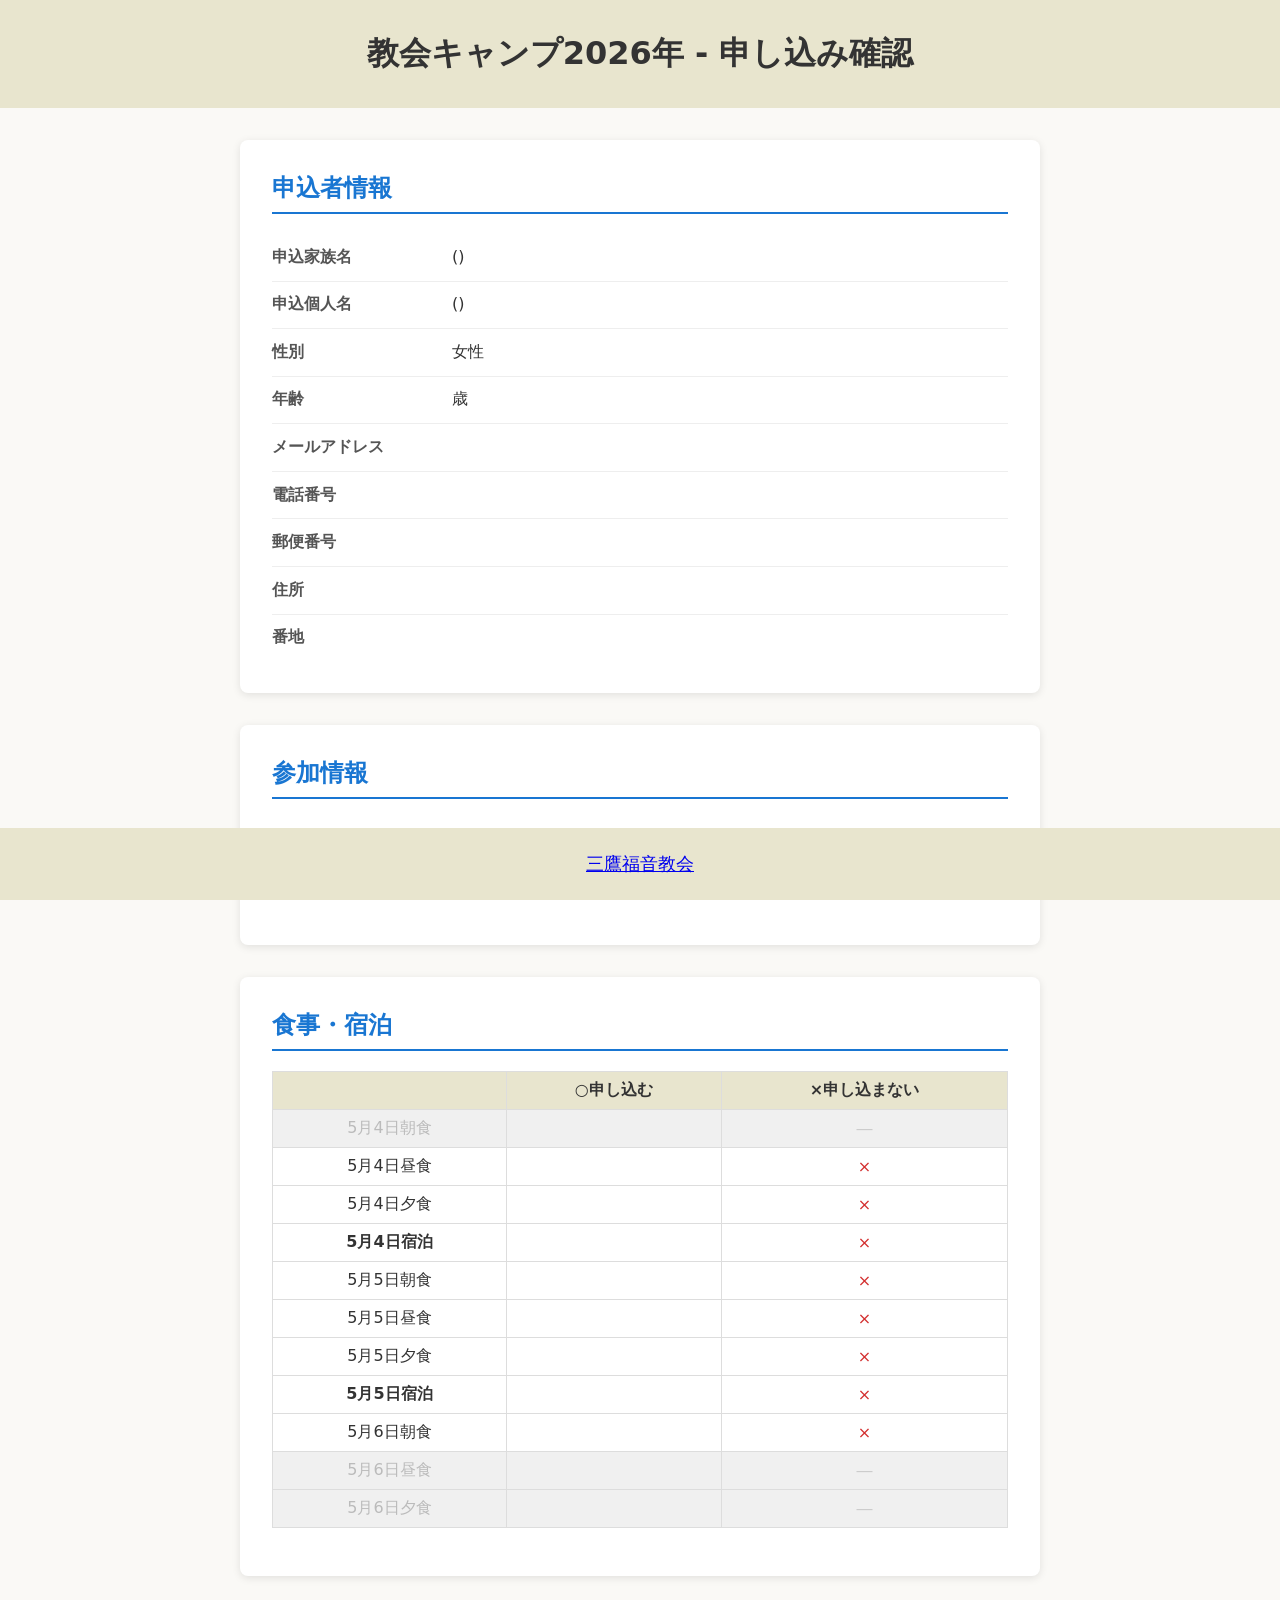
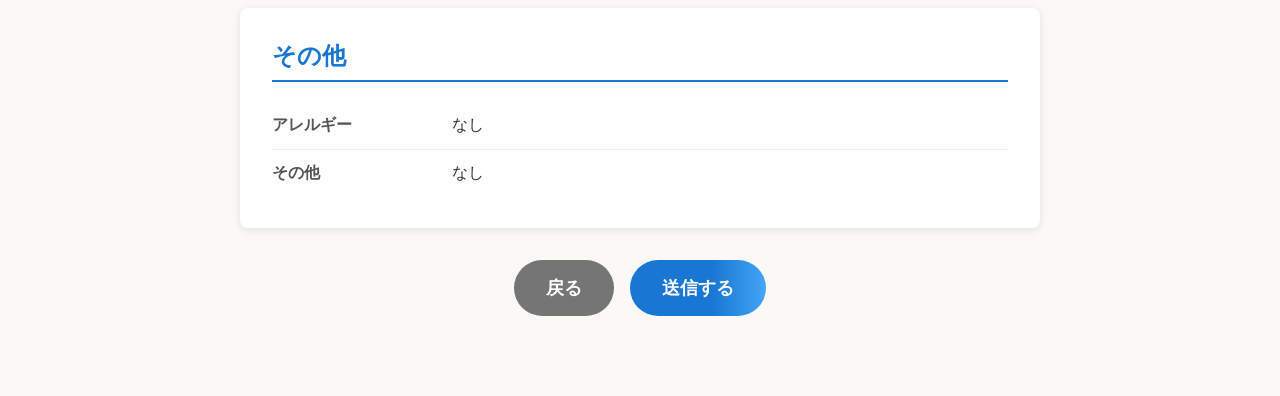
<file: confirmation.html>
<!DOCTYPE html>
<html lang="ja">
<head>
    <meta charset="UTF-8">
    <meta name="viewport" content="width=device-width, initial-scale=1.0">
    <title>教会キャンプ申し込み確認</title>
    <style>
        :root {
            --main-bg: #e8e5ce;
            --main-color: #333;
            --accent: #1976d2;
            --border-radius: 8px;
        }
        
        body {
            margin: 0;
            font-family: system-ui, sans-serif;
            background: #faf9f6;
            color: var(--main-color);
            padding-bottom: 5rem;
        }
        
        header {
            background: var(--main-bg);
            padding: 2rem 0;
            text-align: center;
            font-size: 2rem;
            font-weight: bold;
            margin-bottom: 2rem;
        }
        
        .container {
            max-width: 800px;
            margin: 0 auto;
            padding: 0 1rem;
        }
        
        .section {
            background: #fff;
            border-radius: var(--border-radius);
            box-shadow: 0 2px 8px rgba(0,0,0,0.1);
            padding: 2rem;
            margin-bottom: 2rem;
        }
        
        .section h2 {
            color: var(--accent);
            border-bottom: 2px solid var(--accent);
            padding-bottom: 0.5rem;
            margin-top: 0;
        }
        
        .info-row {
            display: flex;
            padding: 0.8rem 0;
            border-bottom: 1px solid #eee;
        }
        
        .info-row:last-child {
            border-bottom: none;
        }
        
        .info-label {
            font-weight: 600;
            min-width: 180px;
            color: #555;
        }
        
        .info-value {
            flex: 1;
            color: var(--main-color);
        }
        
        .applicant-block {
            background: #f7f6f2;
            border-radius: var(--border-radius);
            padding: 1.5rem;
            margin: 1rem 0;
        }
        
        .applicant-title {
            font-size: 1.2rem;
            font-weight: bold;
            color: var(--accent);
            margin-bottom: 1rem;
        }
        
        .button-group {
            display: flex;
            gap: 1rem;
            justify-content: center;
            margin-top: 2rem;
        }
        
        .btn {
            padding: 1rem 2rem;
            border: none;
            border-radius: 2rem;
            font-size: 1.1rem;
            font-weight: 600;
            cursor: pointer;
            transition: all 0.3s;
        }
        
        .btn-back {
            background: #757575;
            color: #fff;
        }
        
        .btn-back:hover {
            background: #616161;
            transform: translateY(-2px);
        }
        
        .btn-submit {
            background: linear-gradient(90deg, #1976d2 60%, #42a5f5 100%);
            color: #fff;
        }
        
        .btn-submit:hover {
            background: linear-gradient(90deg, #1565c0 60%, #1976d2 100%);
            transform: translateY(-2px);
        }
        
        .btn-submit:disabled {
            background: #ccc;
            cursor: not-allowed;
        }
        
        .meal-table {
            margin: 1rem 0;
            width: 100%;
            border-collapse: collapse;
        }
        
        .meal-table th,
        .meal-table td {
            padding: 0.5rem;
            border: 1px solid #ddd;
            text-align: center;
        }
        
        .meal-table th {
            background: var(--main-bg);
            font-weight: 600;
        }
        
        .meal-yes {
            color: #2e7d32;
            font-weight: bold;
        }
        
        .meal-no {
            color: #d32f2f;
        }
        
        .footer {
            background: var(--main-bg);
            padding: 1.5rem 0;
            text-align: center;
            font-size: 1.1rem;
            position: fixed;
            width: 100vw;
            left: 0;
            bottom: 0;
        }
        
        #loadingMessage {
            display: none;
            text-align: center;
            color: var(--accent);
            font-weight: bold;
            margin: 1rem 0;
        }
        
        @media (max-width: 700px) {
            .info-row {
                flex-direction: column;
            }
            
            .info-label {
                margin-bottom: 0.3rem;
            }
            
            .button-group {
                flex-direction: column;
            }
            
            .btn {
                width: 100%;
            }
        }
    </style>
</head>
<body>
    <header>教会キャンプ2026年 - 申し込み確認</header>
    
    <div class="container">
        <div class="section">
            <h2>申込者情報</h2>
            <div id="mainApplicantInfo"></div>
        </div>
        
        <div class="section">
            <h2>参加情報</h2>
            <div id="participationInfo"></div>
        </div>
        
        <div class="section" id="mealsSection" style="display:none;">
            <h2>食事・宿泊</h2>
            <div id="mealsInfo"></div>
        </div>
        
        <div id="additionalApplicants"></div>
        
        <div class="section">
            <h2>その他</h2>
            <div id="otherInfo"></div>
        </div>
        
        <div id="loadingMessage">送信中...</div>
        
        <div class="button-group">
            <button class="btn btn-back" onclick="goBack()">戻る</button>
            <button class="btn btn-submit" id="submitBtn" onclick="submitToGoogleSheets()">送信する</button>
        </div>
    </div>
    
    <footer class="footer"><a href="https://www.mitakachurch.com/">三鷹福音教会</a></footer>
    
    <script>
        // URLパラメータから申込データを取得
        function getFormData() {
            const params = new URLSearchParams(window.location.search);
            const data = {};
            for (const [key, value] of params.entries()) {
                data[key] = decodeURIComponent(value);
            }
            return data;
        }
        
        // メイン申込者情報を表示
        function displayMainApplicant(data) {
            const html = `
                <div class="info-row">
                    <div class="info-label">申込家族名</div>
                    <div class="info-value">${data['family-name'] || ''} (${data['family-kana'] || ''})</div>
                </div>
                <div class="info-row">
                    <div class="info-label">申込個人名</div>
                    <div class="info-value">${data['first-name'] || ''} (${data['first-kana'] || ''})</div>
                </div>
                <div class="info-row">
                    <div class="info-label">性別</div>
                    <div class="info-value">${data.gender === 'male' ? '男性' : '女性'}</div>
                </div>
                <div class="info-row">
                    <div class="info-label">年齢</div>
                    <div class="info-value">${data.age || ''}歳</div>
                </div>
                <div class="info-row">
                    <div class="info-label">メールアドレス</div>
                    <div class="info-value">${data['email-address'] || ''}</div>
                </div>
                <div class="info-row">
                    <div class="info-label">電話番号</div>
                    <div class="info-value">${data['phone-number'] || ''}</div>
                </div>
                <div class="info-row">
                    <div class="info-label">郵便番号</div>
                    <div class="info-value">${data.zipcode || ''}</div>
                </div>
                <div class="info-row">
                    <div class="info-label">住所</div>
                    <div class="info-value">${data.address || ''}</div>
                </div>
                <div class="info-row">
                    <div class="info-label">番地</div>
                    <div class="info-value">${data.addressNum || ''}</div>
                </div>
            `;
            document.getElementById('mainApplicantInfo').innerHTML = html;
        }
        
        // 参加情報を表示
        function displayParticipation(data) {
            const entryTypeMap = {
                'new': '新規申し込み',
                'edit': '申し込み変更',
                'cancel': '全キャンセル'
            };
            
            const gobackMap = {
                'All': '全参加',
                'MiddleCameBack': '部分参加'
            };
            
            let html = `
                <div class="info-row">
                    <div class="info-label">申込種別</div>
                    <div class="info-value">${entryTypeMap[data.entryType] || ''}</div>
                </div>
            `;
            
            if (data.entryType !== 'cancel') {
                html += `
                    <div class="info-row">
                        <div class="info-label">参加状況</div>
                        <div class="info-value">${gobackMap[data.GOBACK] || ''}</div>
                    </div>
                `;
                
                if (data.GOBACK === 'MiddleCameBack') {
                    html += `
                        <div class="info-row">
                            <div class="info-label">参加日</div>
                            <div class="info-value">${data.startDate || ''}</div>
                        </div>
                        <div class="info-row">
                            <div class="info-label">到着時間</div>
                            <div class="info-value">${getMealTimeLabel(data['first-meal'])}</div>
                        </div>
                        <div class="info-row">
                            <div class="info-label">帰宅日</div>
                            <div class="info-value">${data.endDate || ''}</div>
                        </div>
                        <div class="info-row">
                            <div class="info-label">帰宅時間</div>
                            <div class="info-value">${getMealTimeLabel(data['last-meal'])}</div>
                        </div>
                    `;
                } else if (data.GOBACK === 'All') {
                    html += `
                        <div class="info-row">
                            <div class="info-label">参加日</div>
                            <div class="info-value">2026年5月4日（月・祝）</div>
                        </div>
                        <div class="info-row">
                            <div class="info-label">到着時間</div>
                            <div class="info-value">昼食前</div>
                        </div>
                        <div class="info-row">
                            <div class="info-label">帰宅日</div>
                            <div class="info-value">2026年5月6日（水・祝）</div>
                        </div>
                        <div class="info-row">
                            <div class="info-label">帰宅時間</div>
                            <div class="info-value">昼食後</div>
                        </div>
                    `;
                }
            }
            
            document.getElementById('participationInfo').innerHTML = html;
        }
        
        function getMealTimeLabel(value) {
            const labels = {
                'brackfeast':      '朝食後',
                'lunch':           '昼食後',
                'dinner':          '夕食後',
                'afterdinner':     '夕食後',
                'beforbrackfeast': '朝食前'
            };
            return labels[value] || value;
        }
        
        // 食事・宿泊情報を表示
        function displayMeals(data) {
            if (data.entryType === 'cancel') {
                document.getElementById('mealsSection').style.display = 'none';
                return;
            }
            
            document.getElementById('mealsSection').style.display = 'block';
            
            const startDateStr = data.startDate || '2026-05-04';
            const endDateStr   = data.endDate   || '2026-05-06';
            const firstMeal    = data['first-meal'] || 'lunch';
            const lastMeal     = data['last-meal']  || 'brackfeast';

            // キャンプ全日程（固定）
            const allDays = [
                { str: '2026-05-04', label: '5月4日', index: 1 },
                { str: '2026-05-05', label: '5月5日', index: 2 },
                { str: '2026-05-06', label: '5月6日', index: 3 },
            ];
            const mealDefs = ['朝食', '昼食', '夕食', '宿泊'];

            // 範囲内かどうか判定（フォームと同じロジック）
            function isInRange(dayStr, mealKey) {
                if (dayStr === '2026-05-06' && mealKey === '宿泊') return false;

                if (data.GOBACK === 'All') {
                    // 全参加：5/4朝食はスキップ
                    if (dayStr === '2026-05-04' && mealKey === '朝食') return false;
                    return true;
                }

                if (dayStr < startDateStr || dayStr > endDateStr) return false;

                const isStartDay = dayStr === startDateStr;
                const isEndDay   = dayStr === endDateStr;

                if (isStartDay) {
                    if (firstMeal === 'lunch'       && mealKey === '朝食') return false;
                    if (firstMeal === 'dinner'      && (mealKey === '朝食' || mealKey === '昼食')) return false;
                    if (firstMeal === 'afterdinner' && (mealKey === '朝食' || mealKey === '昼食' || mealKey === '夕食')) return false;
                }
                if (isEndDay) {
                    if (lastMeal === 'brackfeast' && (mealKey === '昼食' || mealKey === '夕食' || mealKey === '宿泊')) return false;
                    if (lastMeal === 'lunch'      && (mealKey === '夕食' || mealKey === '宿泊')) return false;
                    if (lastMeal === 'dinner'     &&  mealKey === '宿泊') return false;
                }
                return true;
            }

            let html = '<table class="meal-table"><thead><tr><th></th><th>○申し込む</th><th>×申し込まない</th></tr></thead><tbody>';

            allDays.forEach(day => {
                mealDefs.forEach(mealKey => {
                    if (day.str === '2026-05-06' && mealKey === '宿泊') return;

                    const inRange  = isInRange(day.str, mealKey);
                    const key      = `${mealKey}[${day.index}]`;
                    const value    = data[key] || 'no';
                    const isYes    = value === 'yes';
                    const isBold   = mealKey === '宿泊';
                    const label    = `${day.label}${mealKey}`;
                    const labelCell = isBold ? `<b>${label}</b>` : label;

                    if (inRange) {
                        html += `<tr>
                            <td>${labelCell}</td>
                            <td>${isYes ? '<span class="meal-yes">○</span>' : ''}</td>
                            <td>${!isYes ? '<span class="meal-no">×</span>' : ''}</td>
                        </tr>`;
                    } else {
                        // 範囲外：グレー表示
                        html += `<tr style="background:#f0f0f0;">
                            <td style="color:#bbb;">${labelCell}</td>
                            <td></td>
                            <td style="color:#ccc;">―</td>
                        </tr>`;
                    }
                });
            });

            html += '</tbody></table>';
            document.getElementById('mealsInfo').innerHTML = html;
        }
        
        // 追加申込者を表示
        function displayAdditionalApplicants(data) {
            let html = '';
            let count = 1;
            
            for (let i = 4; i <= 14; i++) {
                if (data[`first-name${i}`]) {
                    html += `
                        <div class="section">
                            <h2>追加申込者 ${count}</h2>
                            <div class="applicant-block">
                                <div class="applicant-title">${data[`first-name${i}`]} (${data[`first-kana${i}`] || ''})</div>
                                <div class="info-row">
                                    <div class="info-label">性別</div>
                                    <div class="info-value">${data[`gender${i}`] === 'male' ? '男性' : '女性'}</div>
                                </div>
                                <div class="info-row">
                                    <div class="info-label">年齢</div>
                                    <div class="info-value">${data[`age${i}`] || ''}歳</div>
                                </div>
                                <div style="margin-top:1rem;">
                                    <strong>食事:</strong><br>
                                    朝食: ${data[`breakfast${i}`] === 'yes' ? '<span class="meal-yes">○</span>' : '<span class="meal-no">×</span>'} | 
                                    昼食: ${data[`lunch${i}`] === 'yes' ? '<span class="meal-yes">○</span>' : '<span class="meal-no">×</span>'} | 
                                    夕食: ${data[`dinner${i}`] === 'yes' ? '<span class="meal-yes">○</span>' : '<span class="meal-no">×</span>'}
                                </div>
                            </div>
                        </div>
                    `;
                    count++;
                }
            }
            
            document.getElementById('additionalApplicants').innerHTML = html;
        }
        
        // その他情報を表示
        function displayOther(data) {
            const html = `
                <div class="info-row">
                    <div class="info-label">アレルギー</div>
                    <div class="info-value">${data.Allergy || 'なし'}</div>
                </div>
                <div class="info-row">
                    <div class="info-label">その他</div>
                    <div class="info-value">${data.Others || 'なし'}</div>
                </div>
            `;
            document.getElementById('otherInfo').innerHTML = html;
        }
        
        // 戻るボタン
        function goBack() {
            window.location.href = 'churchCampApplication.html';
        }
        
        // Googleスプレッドシートに送信
        async function submitToGoogleSheets() {
            const data = getFormData();
            const submitBtn = document.getElementById('submitBtn');
            const loadingMsg = document.getElementById('loadingMessage');
            
            submitBtn.disabled = true;
            loadingMsg.style.display = 'block';
            
            // Google Apps ScriptのウェブアプリURLをここに設定
            const SCRIPT_URL = 'https://script.google.com/macros/s/AKfycbxDitFETwAT9uNoRObWf8TngdZwLcbgRy9OtIMHtYabv9Elcov_dorJkwE0I4r9oK2r/exec';
            
            try {
                const response = await fetch(SCRIPT_URL, {
                    method: 'POST',
                    mode: 'no-cors',
                    headers: {
                        'Content-Type': 'application/json',
                    },
                    body: JSON.stringify(data)
                });
                
                // no-corsモードでは成功判定できないため、一定時間後に成功とみなす
                setTimeout(() => {
                    loadingMsg.style.display = 'none';
                    // 完了ページに遷移
                    window.location.href = 'complete.html';
                }, 1500);
                
            } catch (error) {
                console.error('Error:', error);
                loadingMsg.style.display = 'none';
                alert('送信中にエラーが発生しました。もう一度お試しください。');
                submitBtn.disabled = false;
            }
        }
        
        // ページ読み込み時に実行
        window.addEventListener('DOMContentLoaded', () => {
            const data = getFormData();
            displayMainApplicant(data);
            displayParticipation(data);
            displayMeals(data);
            displayAdditionalApplicants(data);
            displayOther(data);
        });
    </script>
</body>
</html>
</file>
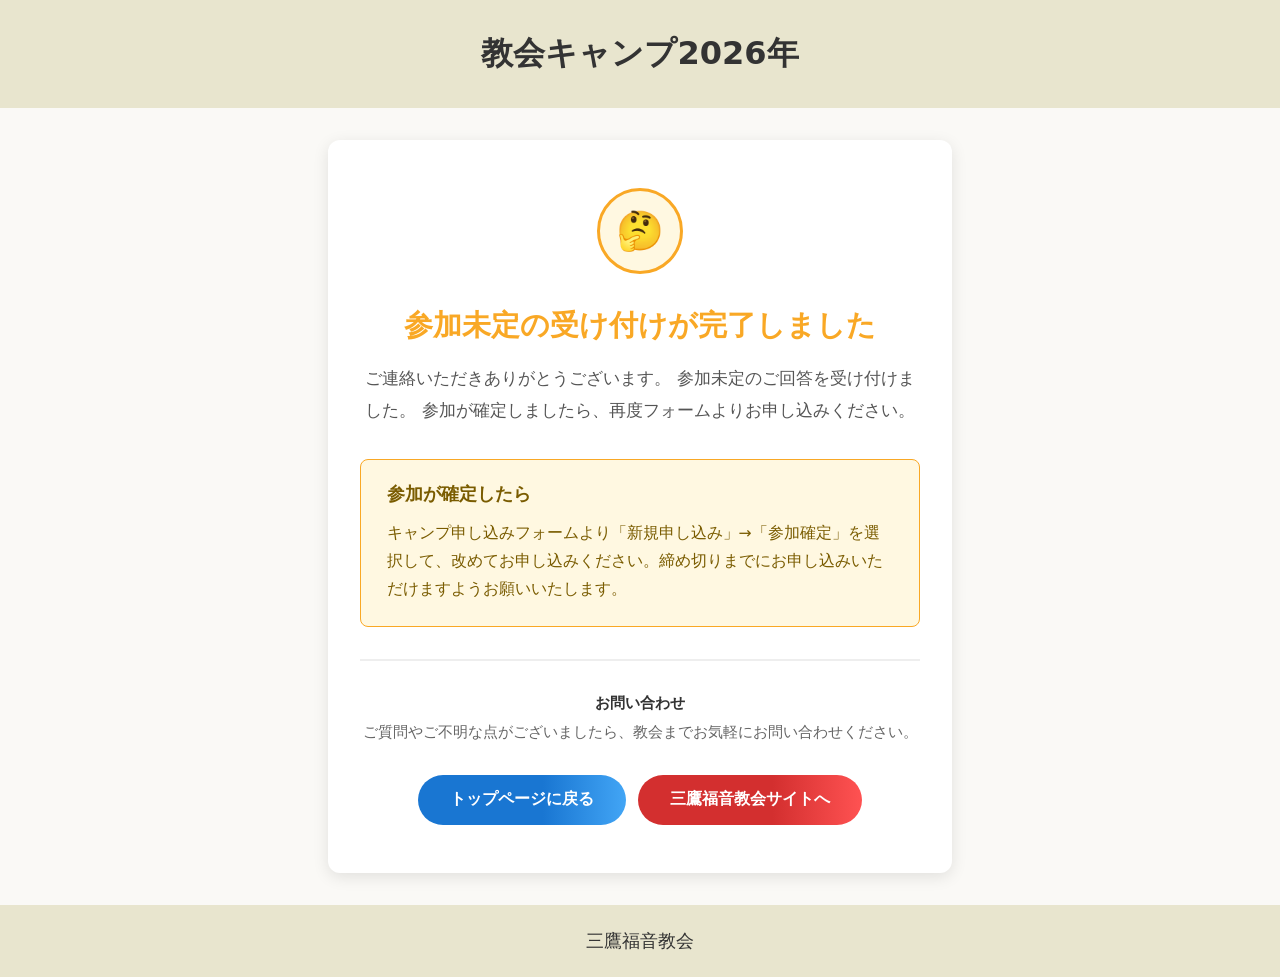
<file: notattending.html>
<!DOCTYPE html>
<html lang="ja">
<head>
    <meta charset="UTF-8">
    <meta name="viewport" content="width=device-width, initial-scale=1.0">
    <title>送信完了 - 教会キャンプ2026</title>
    <style>
        :root {
            --main-bg: #e8e5ce;
            --main-color: #333;
            --accent: #1976d2;
        }

        body {
            margin: 0;
            font-family: system-ui, sans-serif;
            background: #faf9f6;
            color: var(--main-color);
            min-height: 100vh;
            display: flex;
            flex-direction: column;
        }

        header {
            background: var(--main-bg);
            padding: 2rem 0;
            text-align: center;
            font-size: 2rem;
            font-weight: bold;
        }

        main {
            flex: 1;
            display: flex;
            align-items: center;
            justify-content: center;
            padding: 2rem 1rem;
        }

        .card {
            background: #fff;
            border-radius: 12px;
            box-shadow: 0 4px 16px rgba(0,0,0,0.1);
            padding: 3rem 2rem;
            max-width: 560px;
            width: 100%;
            text-align: center;
        }

        /* アイコン円 */
        .icon-circle {
            width: 80px;
            height: 80px;
            border-radius: 50%;
            margin: 0 auto 2rem;
            display: flex;
            align-items: center;
            justify-content: center;
            font-size: 2.4rem;
            animation: scaleIn 0.5s ease-out;
        }
        .icon-circle.undecided { background: #fff8e1; border: 3px solid #f9a825; }
        .icon-circle.absent    { background: #ffebee; border: 3px solid #d32f2f; }

        @keyframes scaleIn {
            from { transform: scale(0); }
            to   { transform: scale(1); }
        }

        h1 {
            font-size: 1.8rem;
            margin-bottom: 1rem;
        }
        h1.undecided { color: #f9a825; }
        h1.absent    { color: #d32f2f; }

        .message {
            font-size: 1.05rem;
            line-height: 1.9;
            color: #555;
            margin-bottom: 2rem;
        }

        .info-box {
            border-radius: 8px;
            padding: 1.4rem 1.6rem;
            margin: 1.5rem 0;
            text-align: left;
        }
        .info-box.undecided { background: #fff8e1; border: 1.5px solid #f9a825; }
        .info-box.absent    { background: #ffebee; border: 1.5px solid #d32f2f; }

        .info-box h3 {
            margin-top: 0;
            margin-bottom: 0.8rem;
            font-size: 1.1rem;
        }
        .info-box.undecided h3 { color: #7a5c00; }
        .info-box.absent    h3 { color: #b71c1c; }

        .info-box p {
            margin: 0;
            line-height: 1.8;
            font-size: 0.98rem;
        }
        .info-box.undecided p { color: #7a5c00; }
        .info-box.absent    p { color: #b71c1c; }

        .contact {
            margin-top: 2rem;
            padding-top: 2rem;
            border-top: 2px solid #eee;
            font-size: 0.95rem;
            color: #666;
        }
        .contact strong {
            display: block;
            margin-bottom: 0.5rem;
            color: var(--main-color);
        }

        .btn-group {
            display: flex;
            flex-wrap: wrap;
            gap: 0.8rem;
            justify-content: center;
            margin-top: 2rem;
        }

        .btn {
            display: inline-block;
            padding: 0.9rem 2rem;
            border-radius: 2rem;
            font-weight: 600;
            font-size: 1rem;
            text-decoration: none;
            transition: all 0.25s;
            border: none;
            cursor: pointer;
        }
        .btn-primary {
            background: linear-gradient(90deg, #1976d2 60%, #42a5f5 100%);
            color: #fff;
        }
        .btn-primary:hover {
            background: linear-gradient(90deg, #1565c0 60%, #1976d2 100%);
            transform: translateY(-2px);
            box-shadow: 0 4px 12px rgba(25,118,210,0.3);
        }
        .btn-church {
            background: linear-gradient(90deg, #d32f2f 60%, #ff5252 100%);
            color: #fff;
        }
        .btn-church:hover {
            background: linear-gradient(90deg, #b71c1c 60%, #d32f2f 100%);
            transform: translateY(-2px);
            box-shadow: 0 4px 12px rgba(211,47,47,0.3);
        }

        footer {
            background: var(--main-bg);
            padding: 1.5rem 0;
            text-align: center;
            font-size: 1.1rem;
        }
        footer a { color: var(--main-color); text-decoration: none; }

        @media (max-width: 600px) {
            .card { padding: 2rem 1.2rem; }
            h1 { font-size: 1.5rem; }
            .btn-group { flex-direction: column; }
            .btn { width: 100%; text-align: center; }
        }
    </style>
</head>
<body>
    <header>教会キャンプ2026年</header>

    <main>
        <div class="card">
            <div class="icon-circle" id="iconCircle"></div>
            <h1 id="pageTitle"></h1>
            <p class="message" id="pageMessage"></p>
            <div class="info-box" id="infoBox">
                <h3 id="infoTitle"></h3>
                <p id="infoBody"></p>
            </div>
            <div class="contact">
                <strong>お問い合わせ</strong>
                ご質問やご不明な点がございましたら、教会までお気軽にお問い合わせください。
            </div>
            <div class="btn-group">
                <a href="index.html" class="btn btn-primary">トップページに戻る</a>
                <a href="https://www.mitakachurch.com/" class="btn btn-church">三鷹福音教会サイトへ</a>
            </div>
        </div>
    </main>

    <footer><a href="https://www.mitakachurch.com/">三鷹福音教会</a></footer>

    <script>
        const params = new URLSearchParams(window.location.search);
        const attendance = params.get('attendance') || 'undecided';
        const name = params.get('name') ? decodeURIComponent(params.get('name')) : '';

        const iconCircle = document.getElementById('iconCircle');
        const pageTitle  = document.getElementById('pageTitle');
        const pageMsg    = document.getElementById('pageMessage');
        const infoBox    = document.getElementById('infoBox');
        const infoTitle  = document.getElementById('infoTitle');
        const infoBody   = document.getElementById('infoBody');

        if (attendance === 'absent') {
            iconCircle.textContent = '❌';
            iconCircle.classList.add('absent');
            pageTitle.textContent  = '不参加の受け付けが完了しました';
            pageTitle.classList.add('absent');
            pageMsg.textContent    = (name ? `${name}さん、` : '') + 'ご連絡いただきありがとうございます。\n不参加のご回答を受け付けました。\nまたの機会にぜひご参加ください。';
            infoBox.classList.add('absent');
            infoTitle.textContent  = '今後について';
            infoBody.textContent   = '今後キャンプへのご参加をご検討の際は、お気軽にご連絡ください。教会でみなさまをお待ちしております。';
        } else {
            iconCircle.textContent = '🤔';
            iconCircle.classList.add('undecided');
            pageTitle.textContent  = '参加未定の受け付けが完了しました';
            pageTitle.classList.add('undecided');
            pageMsg.textContent    = (name ? `${name}さん、` : '') + 'ご連絡いただきありがとうございます。\n参加未定のご回答を受け付けました。\n参加が確定しましたら、再度フォームよりお申し込みください。';
            infoBox.classList.add('undecided');
            infoTitle.textContent  = '参加が確定したら';
            infoBody.textContent   = 'キャンプ申し込みフォームより「新規申し込み」→「参加確定」を選択して、改めてお申し込みください。締め切りまでにお申し込みいただけますようお願いいたします。';
        }
    </script>
</body>
</html>
</file>
